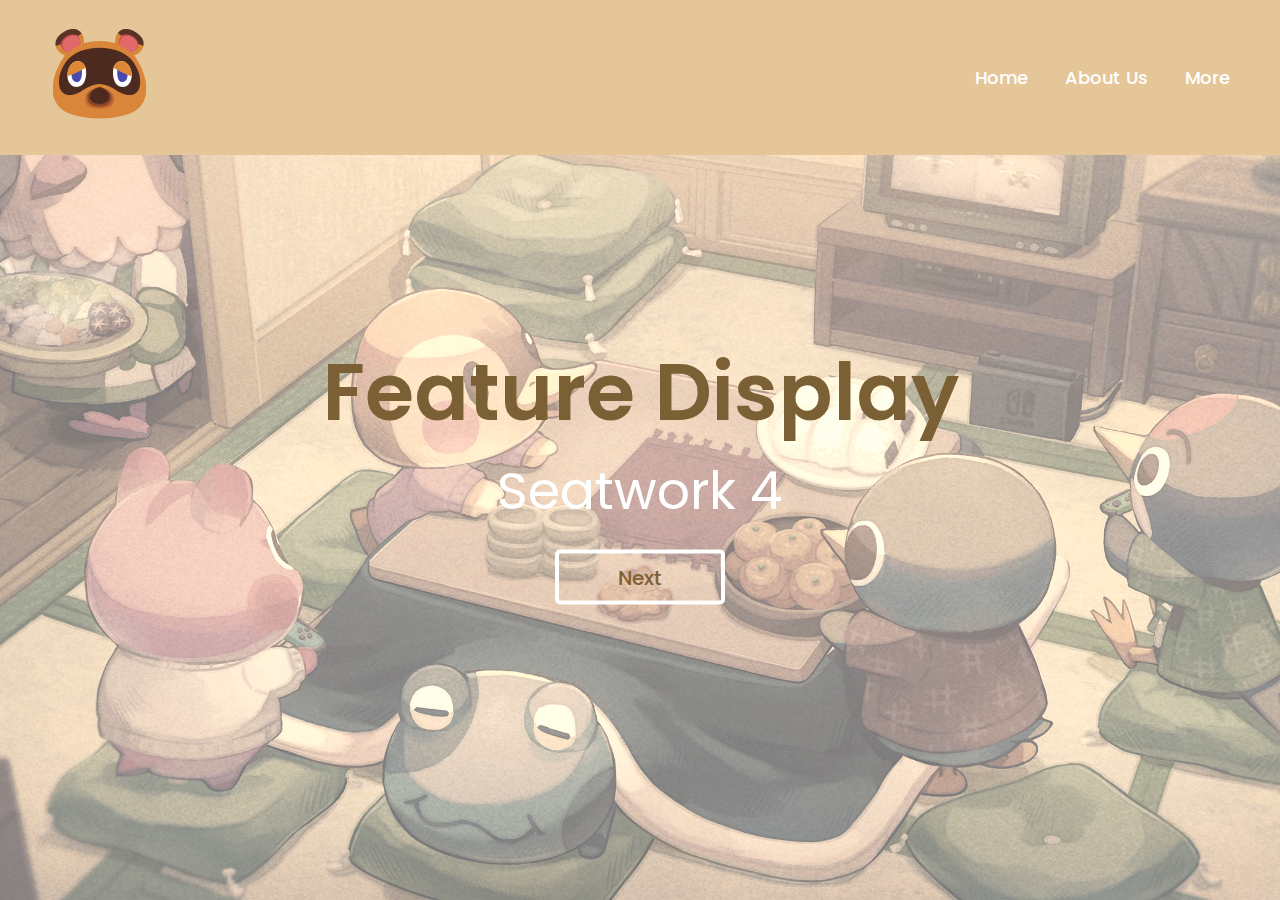
<file: index.html>
<!DOCTYPE html>
<html lang="en" dir="ltr">
  <head>
    <meta charset="UTF-8">
    <meta name="viewport" content="width=device-width, initial-scale=1.0">
    <title> Animal Crossing </title>
    <link rel="stylesheet" href="./assets/css/style.css" />
   </head>
<body>
  <nav>
    <div class="menu">
      <div class="logo">
        <img src="./assets/img/Tom-Nook.png" alt="logo" />
      </div>
      <ul>
        <li><a href="#">Home</a></li>
        <li><a href="./pages/about-us/index.html">About Us</a></li>
        <li><a href="./pages/more-page/index.html">More</a></li>
      </ul>
    </div>
  </nav>
  <img src="./assets/img/animal-crossing.jpeg" alt="wallpaper" class="wallpaper">
  <div class="center">
    <div class="title">Feature Display</div>
    <div class="sub_title">Seatwork 4</div>
    <div class="btns">
      <button><a href="./pages/next-page/index.html" class="btns button">Next</a></button>
    </div>
  </div>
  <section class="bottom">
    <p class="descriptions">getting to know the world of Animal Crossing!</p>
  </section>
</body>
</html>
</file>
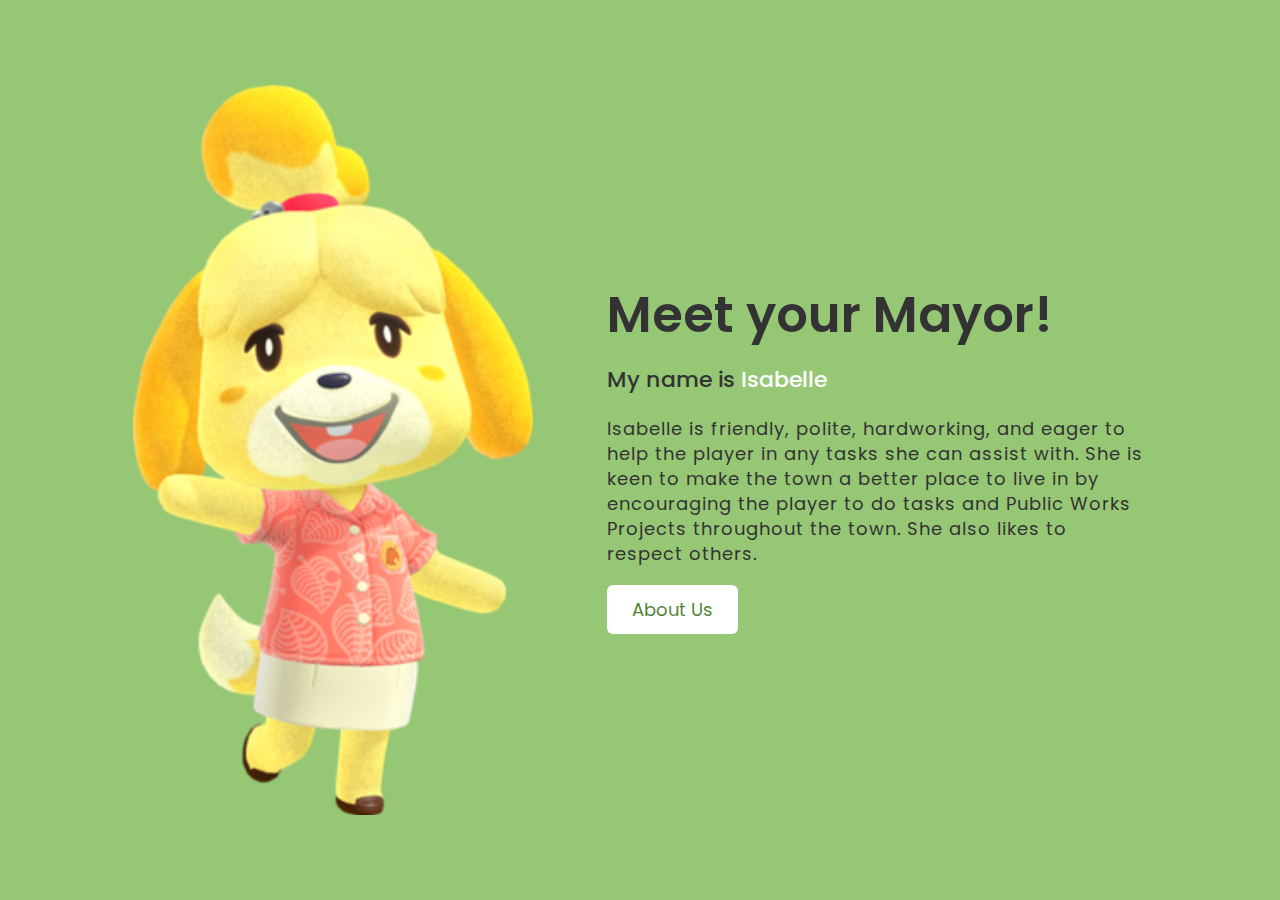
<file: pages/next-page/index.html>
<!DOCTYPE html>
<html lang="en">
  <head>
    <meta charset="UTF-8" />
    <meta name="viewport" content="width=device-width, initial-scale=1.0" />
    <meta http-equiv="X-UA-Compatible" content="ie=edge" />
    <title>ACNH | Isabelle</title>
    <link rel="stylesheet" href="./assets/css/style.css" />
  </head>
  <body>
    <section class="about-us">
      <div class="about">
          <img src="./assets/img/Isabelle-Img.png" class="isabelle">
        <div class="text">
          <h4>Meet your Mayor!</h4>
          <h5>My name is <span>Isabelle</span></h5>
          <p>Isabelle is friendly, polite, hardworking, and eager to help the player in any tasks she can assist with. She is keen to make the town a better place to live in by encouraging the player to do tasks and Public Works Projects throughout the town. She also likes to respect others.</p>
          <div class="data">
            <a href="./pages/about-us/index.html" class="abt">About Us</a>
          </div>
        </div>
      </div>
    </section>
  </body>
</html>
</file>
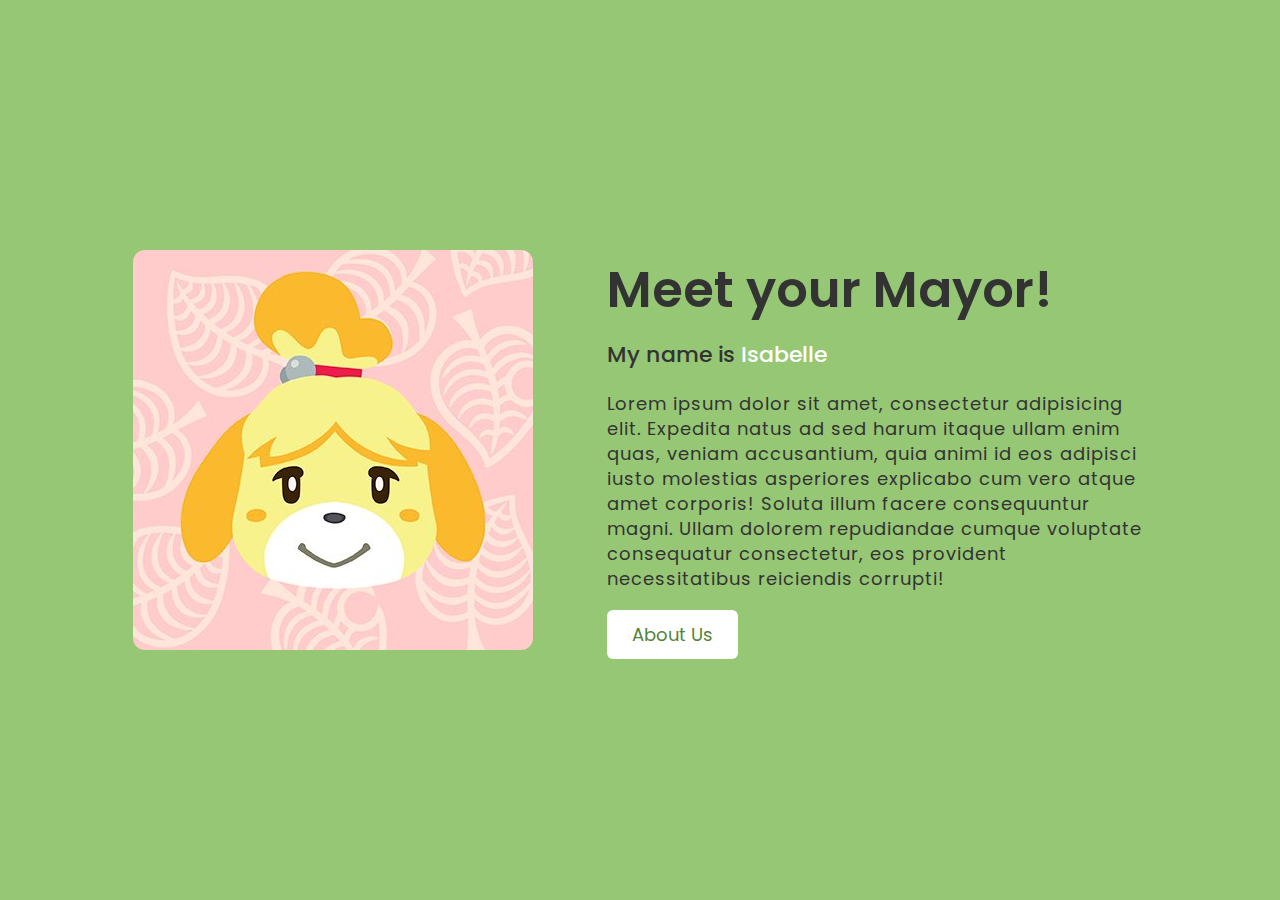
<file: pages/page1/index.html>
<!DOCTYPE html>
<html lang="en">
  <head>
    <meta charset="UTF-8" />
    <meta name="viewport" content="width=device-width, initial-scale=1.0" />
    <meta http-equiv="X-UA-Compatible" content="ie=edge" />
    <title>ACNH | Isabelle</title>
    <link rel="stylesheet" href="./assets/css/style.css" />
  </head>
  <body>
    <section class="about-us">
      <div class="about">
        <img src="/assets/img/Isabelle-Icon.jpg" class="pic" />
        <div class="text">
          <h4>Meet your Mayor!</h4>
          <h5>My name is <span>Isabelle</span></h5>
          <p>Lorem ipsum dolor sit amet, consectetur adipisicing elit. Expedita natus ad sed harum itaque ullam enim quas, veniam accusantium, quia animi id eos adipisci iusto molestias asperiores explicabo cum vero atque amet corporis! Soluta illum facere consequuntur magni. Ullam dolorem repudiandae cumque voluptate consequatur consectetur, eos provident necessitatibus reiciendis corrupti!</p>
          <div class="data">
            <a href="/pages/page2/index.html" class="abt">About Us</a>
          </div>
        </div>
      </div>
    </section>
  </body>
</html>
</file>
<file: assets/css/style.css>
@import url('https://fonts.googleapis.com/css2?family=Poppins:wght@200;300;400;500;600;700&display=swap');
*{
  margin: 0;
  padding: 0;
  box-sizing: border-box;
  font-family: 'Poppins',sans-serif;
}
::selection {
  color: #000;
  background: #fff;
}
nav {
  position: fixed;
  background: #e4c699;
  width: 100%;
  padding: 10px 0;
  z-index: 12;
}
nav .menu {
  max-width: 1250px;
  margin: auto;
  display: flex;
  align-items: center;
  justify-content: space-between;
  padding: 0 20px;
}
.menu .logo a {
  height: 50px;
}
.menu ul {
  display: inline-flex;
}
.menu ul li {
  list-style: none;
  margin-left: 7px;
}
.menu ul li:first-child {
  margin-left: 0px;
}
.menu ul li a {
  text-decoration: none;
  color: #fff;
  font-size: 18px;
  font-weight: 500;
  padding: 8px 15px;
  border-radius: 5px;
  transition: all 0.3s ease;
}
.menu ul li a:hover {
  background: #fff;
  color: rgb(192, 143, 7);
}
.wallpaper {
  position: absolute;
  object-fit: cover;
  z-index: -1;
  width: 100%;
  height: 100vh;
  overflow: hidden;
  filter: sepia(0.4) hue-rotate(-10deg) opacity(0.6);
}
.wallpaper:before {
  content: '';
  position: absolute;
  height: 100%;
  width: 100%;
  background: rgba(0, 0, 0, 0.4);
}
.center {
  position: absolute;
  top: 52%;
  left: 50%;
  transform: translate(-50%, -50%);
  width: 100%;
  padding: 0 20px;
  text-align: center;
}
.center .title {
  color: #7c6035;
  font-size: 80px;
  font-weight: 600;
}
.center .sub_title {
  color: #fff;
  font-size: 52px;
  font-weight: 400;
}
p {
  display: block;
  margin-block-start: 1em;
  margin-block-end: 1em;
  margin-inline-start: 0px;
  margin-inline-end: 0px;
  unicode-bidi: isolate;
}
.bottom {
  padding-bottom: 5rem;
  display: flex;
  flex-direction: column;
  align-items: center;
  font-size: 1rem;
}
.center .btns {
  margin-top: 20px;
}

.center .btns button {
  height: 55px;
  width: 170px;
  border-radius: 5px;
  border: none;
  margin: 0 10px;
  border: 4px solid white;
  font-size: 20px;
  font-weight: 500;
  padding: 0 10px;
  cursor: pointer;
  outline: none;
  transition: all 0.3s ease;
}

.center .btns button a {
  text-decoration: none;
  color: #7c6035
}
.center .btns button:first-child {
  color: #fff;
  background: none;
}
.center .btns button:first-child:hover {
  background: white;
  color: black
}
</file>
<file: pages/next-page/assets/css/style.css>
@import url("https://fonts.googleapis.com/css2?family=Poppins:wght@200;300;400;500&display=swap");

* {
  margin: 0;
  padding: 0;
  box-sizing: border-box;
  font-family: "Poppins", sans-serif;
}

.about-us {
  display: flex;
  align-items: center;
  height: 100vh;
  width: 100%;
  padding: 90px 0;
  background: #96c775;
}

.isabelle {
  height: auto;
  width: 400px;
  border-radius: 12px;
}

.about {
  width: 1130px;
  max-width: 85%;
  margin: 0 auto;
  display: flex;
  align-items: center;
  justify-content: space-around;
}

.text {
  width: 540px;
}

.text h4 {
  color: #333;
  font-size: 50px;
  font-weight: 600;
  margin-bottom: 10px;
}

.text h5 {
  color: #333;
  font-size: 22px;
  font-weight: 500;
  margin-bottom: 20px;
}

span {
  color: #ffffff;
}

.text p {
  color: #333;
  font-size: 18px;
  line-height: 25px;
  letter-spacing: 1px;
}

.data {
  margin-top: 30px;
}

.abt {
  font-size: 18px;
  background: #ffffff;
  color: #528535;
  text-decoration: none;
  border: none;
  padding: 12px 25px;
  border-radius: 6px;
  transition: 0.5s;
}

.abt:hover {
  background: #cacac9;
}
</file>
<file: pages/page1/assets/css/style.css>
@import url("https://fonts.googleapis.com/css2?family=Poppins:wght@200;300;400;500&display=swap");

* {
  margin: 0;
  padding: 0;
  box-sizing: border-box;
  font-family: "Poppins", sans-serif;
}

.about-us {
  display: flex;
  align-items: center;
  height: 100vh;
  width: 100%;
  padding: 90px 0;
  background: #96c775;
}

.pic {
  height: auto;
  width: 400px;
  border-radius: 12px;
}

.about {
  width: 1130px;
  max-width: 85%;
  margin: 0 auto;
  display: flex;
  align-items: center;
  justify-content: space-around;
}

.text {
  width: 540px;
}

.text h4 {
  color: #333;
  font-size: 50px;
  font-weight: 600;
  margin-bottom: 10px;
}

.text h5 {
  color: #333;
  font-size: 22px;
  font-weight: 500;
  margin-bottom: 20px;
}

span {
  color: #ffffff;
}

.text p {
  color: #333;
  font-size: 18px;
  line-height: 25px;
  letter-spacing: 1px;
}

.data {
  margin-top: 30px;
}

.abt {
  font-size: 18px;
  background: #ffffff;
  color: #528535;
  text-decoration: none;
  border: none;
  padding: 12px 25px;
  border-radius: 6px;
  transition: 0.5s;
}

.abt:hover {
  background: #cacac9;
}
</file>
